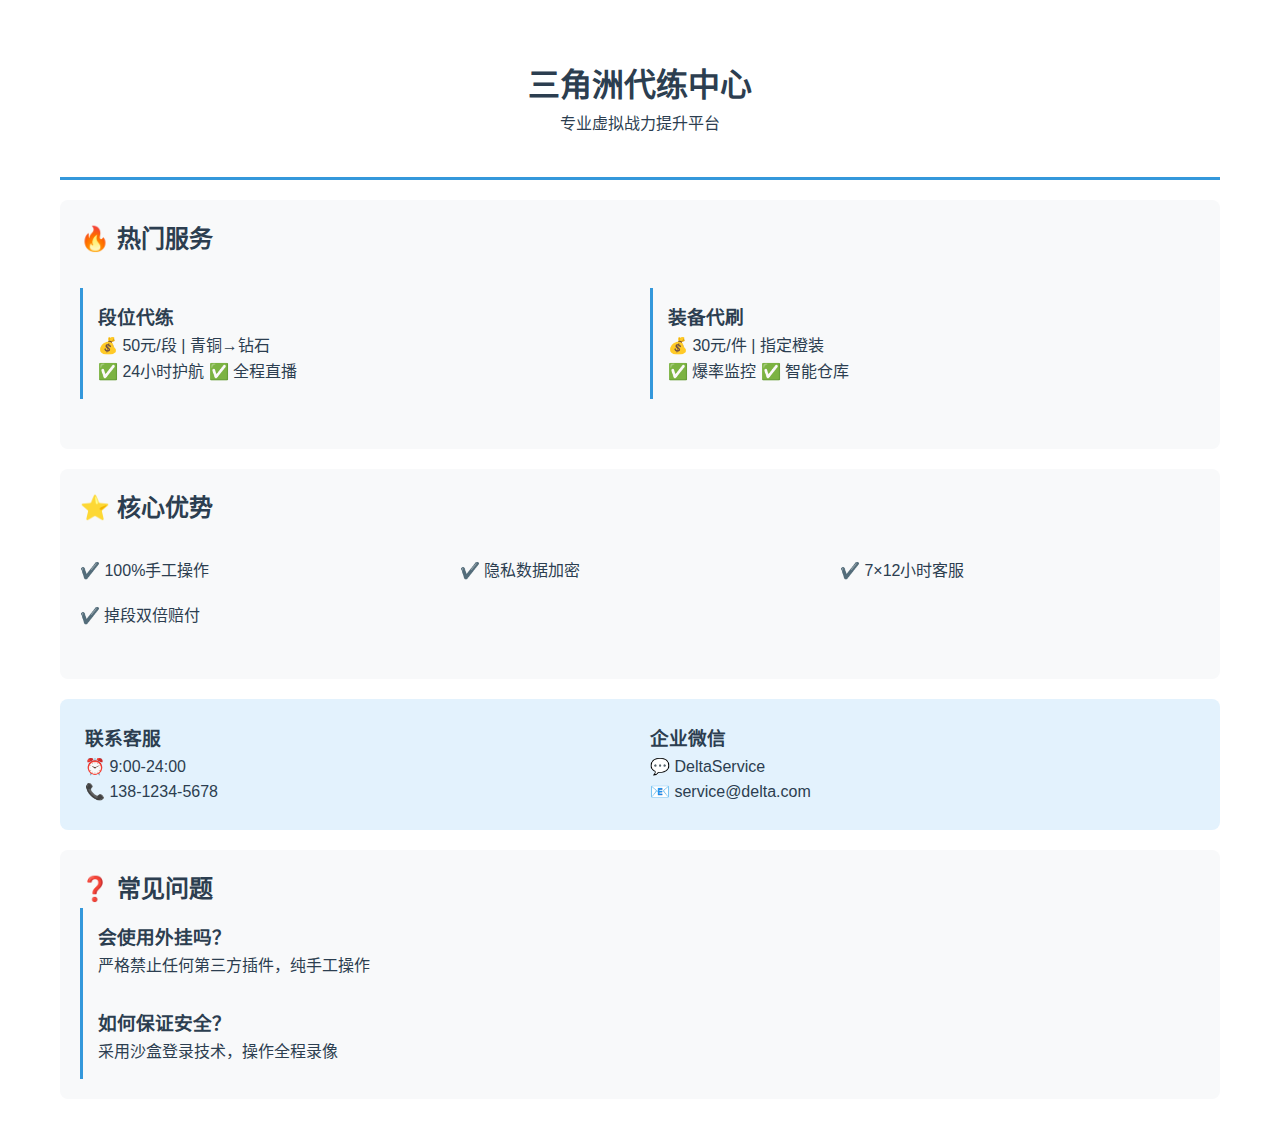
<file: index.html>
<!DOCTYPE html>
<html lang="zh-CN">
<head>
    <meta charset="UTF-8">
    <meta name="viewport" content="width=device-width, initial-scale=1.0">
    <title>三角洲代练中心</title>
    <style>
        * { box-sizing: border-box; margin: 0; padding: 0; }
        body { 
            font-family: -apple-system, BlinkMacSystemFont, "Segoe UI", sans-serif; 
            line-height: 1.6; 
            max-width: 1200px;
            margin: 0 auto;
            padding: 20px;
            color: #2c3e50;
        }
        .header { text-align: center; padding: 40px 0; border-bottom: 3px solid #3498db; }
        .card { background: #f8f9fa; padding: 20px; border-radius: 8px; margin: 20px 0; }
        .service-grid { 
            display: grid; 
            grid-template-columns: repeat(auto-fit, minmax(300px, 1fr)); 
            gap: 20px; 
            margin: 30px 0;
        }
        .service-item { padding: 15px; border-left: 3px solid #3498db; }
        .contact-box { 
            background: #e3f2fd; 
            padding: 25px; 
            border-radius: 8px;
            display: grid;
            grid-template-columns: repeat(auto-fit, minmax(250px, 1fr));
            gap: 20px;
        }
        @media (max-width: 768px) {
            body { padding: 10px; }
            .service-grid { grid-template-columns: 1fr; }
        }
    </style>
</head>
<body>
    <header class="header">
        <h1>三角洲代练中心</h1>
        <p>专业虚拟战力提升平台</p>
    </header>

    <div class="card">
        <h2>🔥 热门服务</h2>
        <div class="service-grid">
            <div class="service-item">
                <h3>段位代练</h3>
                <p>💰 50元/段 | 青铜→钻石</p>
                <p>✅ 24小时护航 ✅ 全程直播</p>
            </div>
            <div class="service-item">
                <h3>装备代刷</h3>
                <p>💰 30元/件 | 指定橙装</p>
                <p>✅ 爆率监控 ✅ 智能仓库</p>
            </div>
        </div>
    </div>

    <div class="card">
        <h2>⭐ 核心优势</h2>
        <div class="service-grid">
            <div>✔️ 100%手工操作</div>
            <div>✔️ 隐私数据加密</div>
            <div>✔️ 7×12小时客服</div>
            <div>✔️ 掉段双倍赔付</div>
        </div>
    </div>

    <div class="contact-box">
        <div>
            <h3>联系客服</h3>
            <p>⏰ 9:00-24:00</p>
            <p>📞 138-1234-5678</p>
        </div>
        <div>
            <h3>企业微信</h3>
            <p>💬 DeltaService</p>
            <p>📧 service@delta.com</p>
        </div>
    </div>

    <div class="card">
        <h2>❓ 常见问题</h2>
        <div class="service-item">
            <h3>会使用外挂吗？</h3>
            <p>严格禁止任何第三方插件，纯手工操作</p>
        </div>
        <div class="service-item">
            <h3>如何保证安全？</h3>
            <p>采用沙盒登录技术，操作全程录像</p>
        </div>
    </div>
</body>
</html>
</file>
